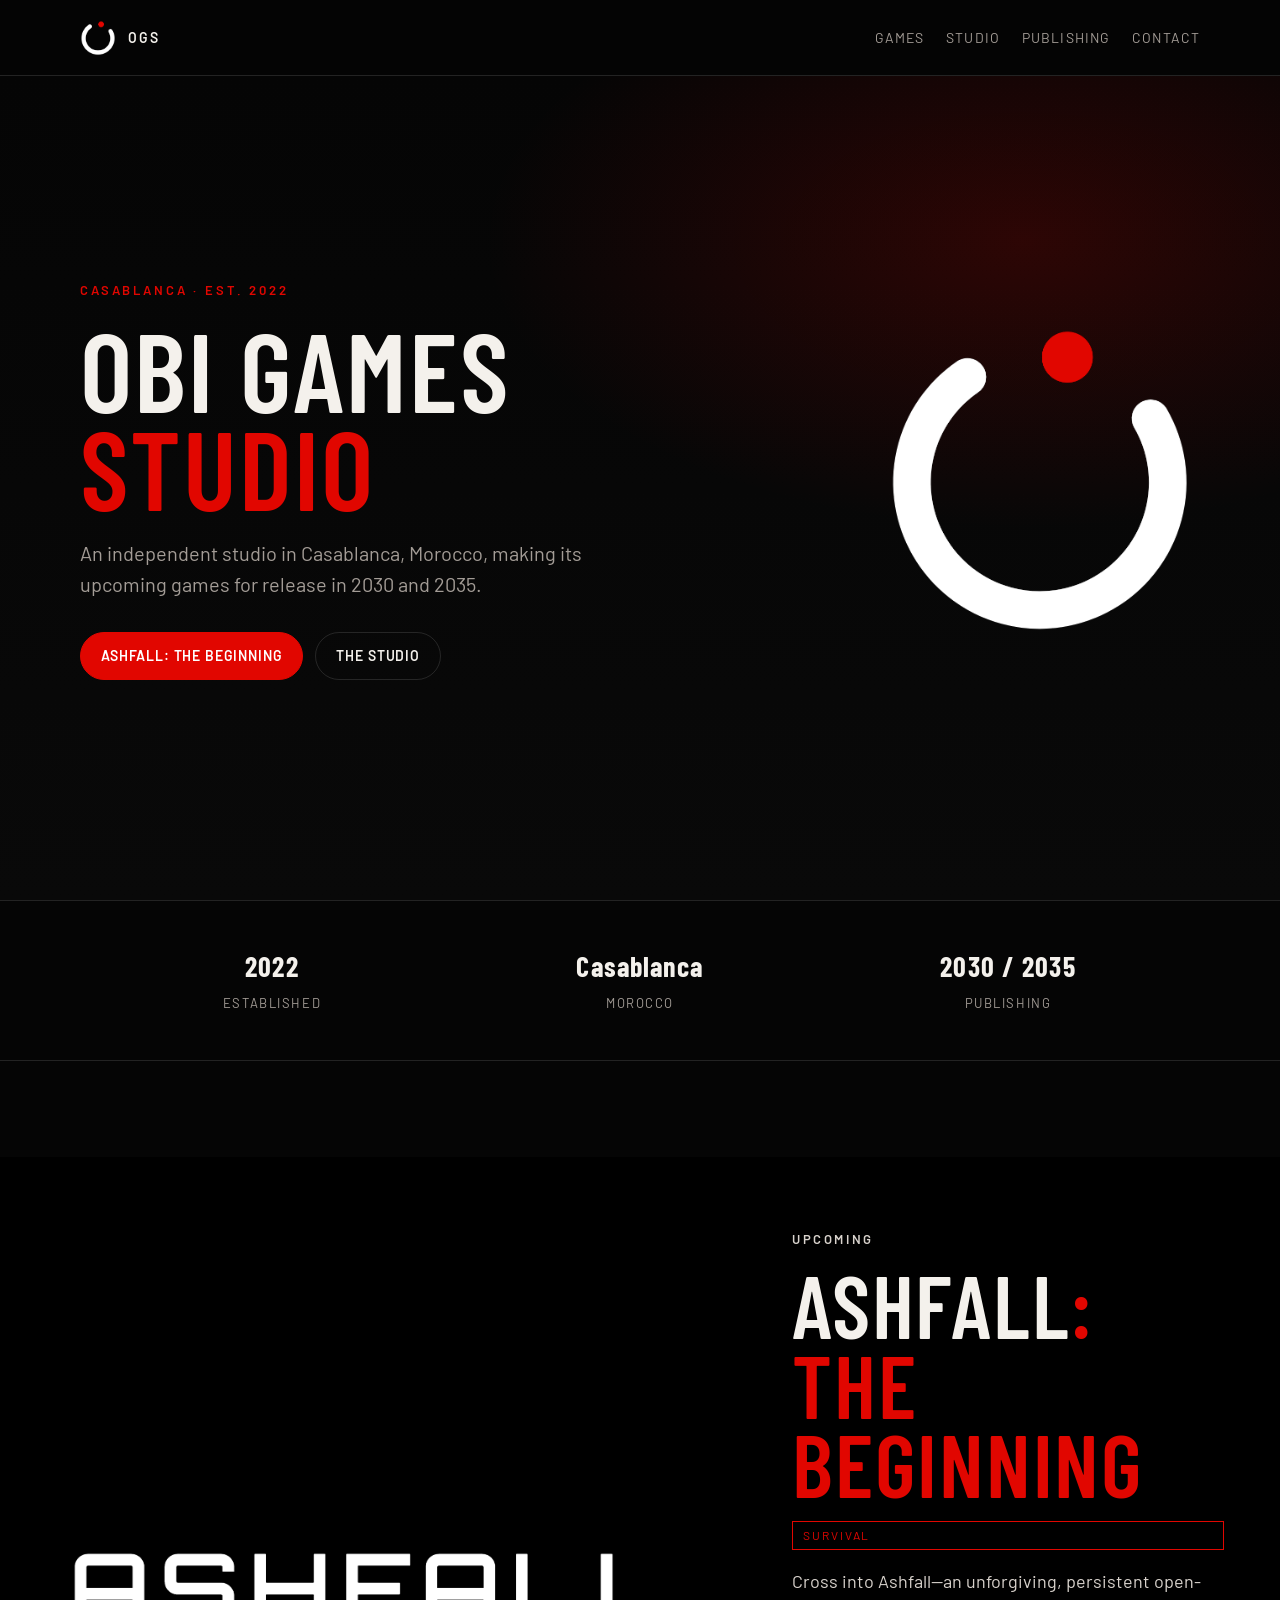
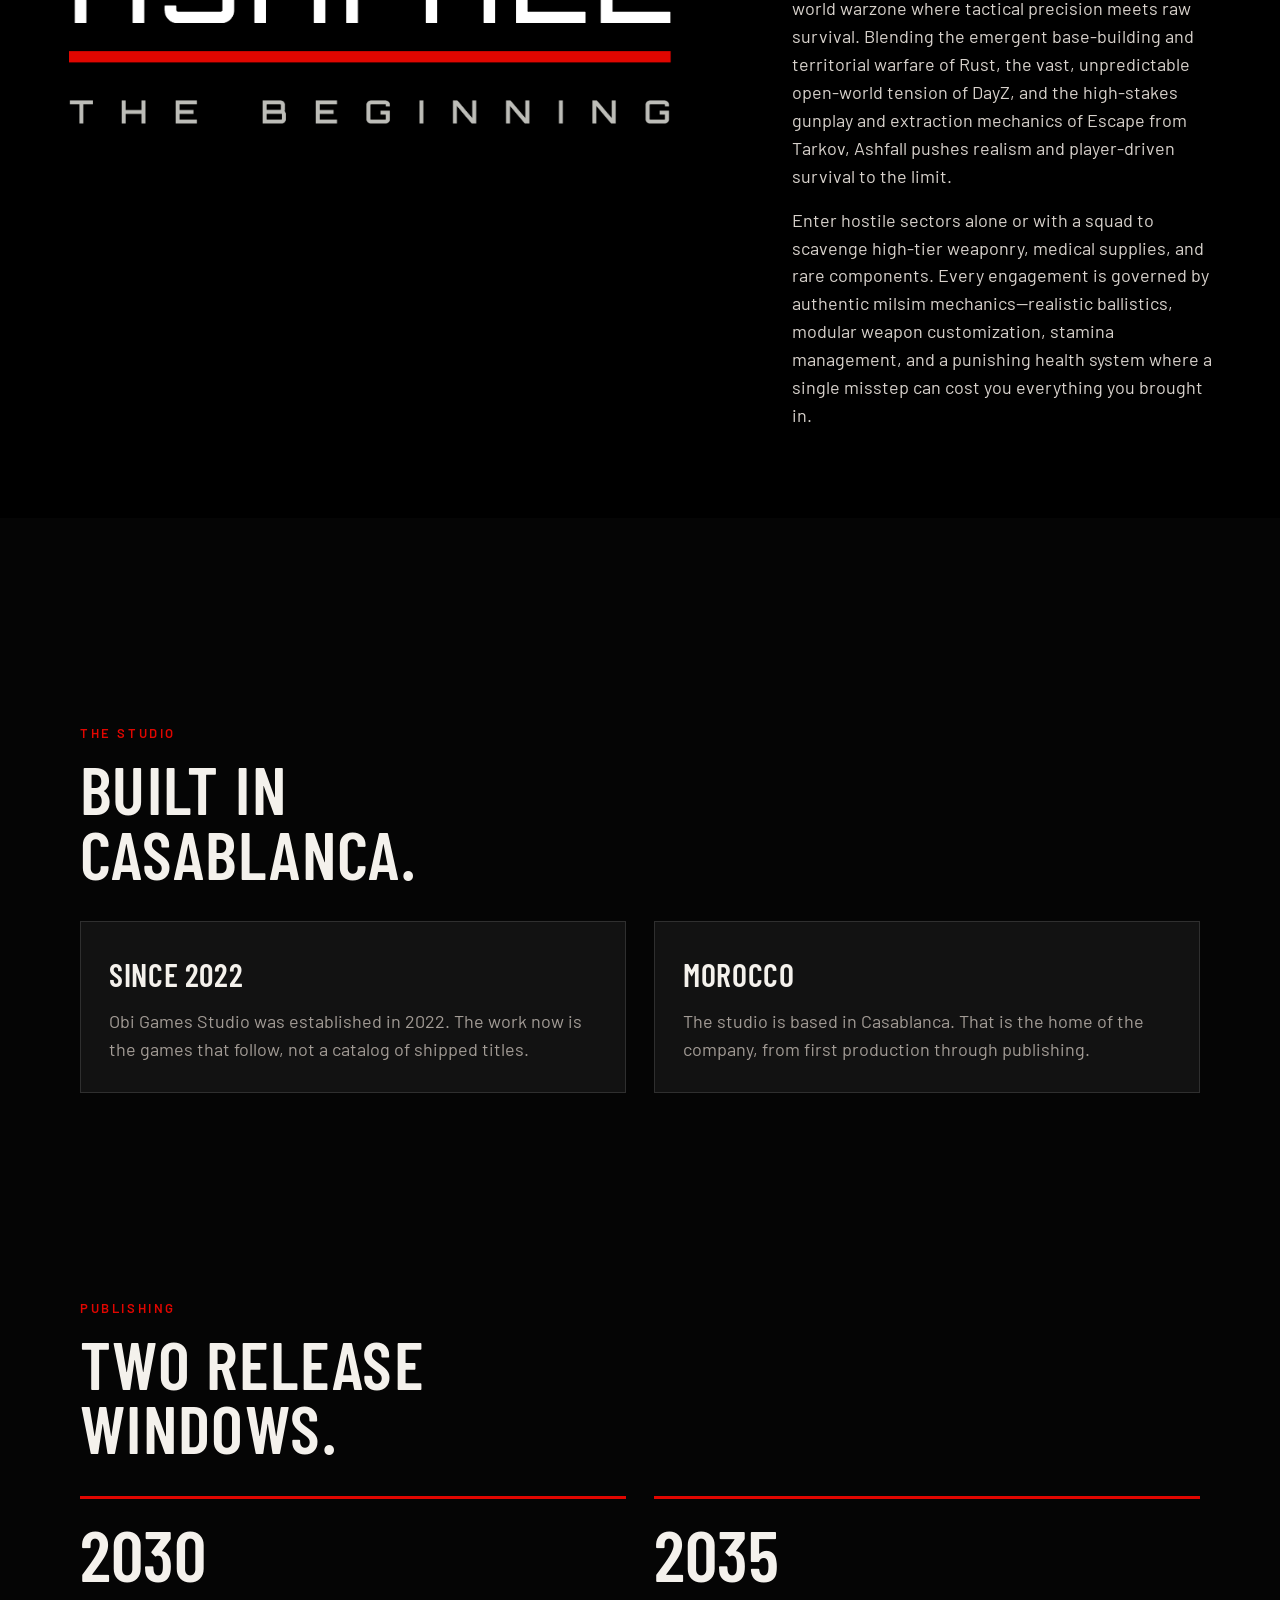
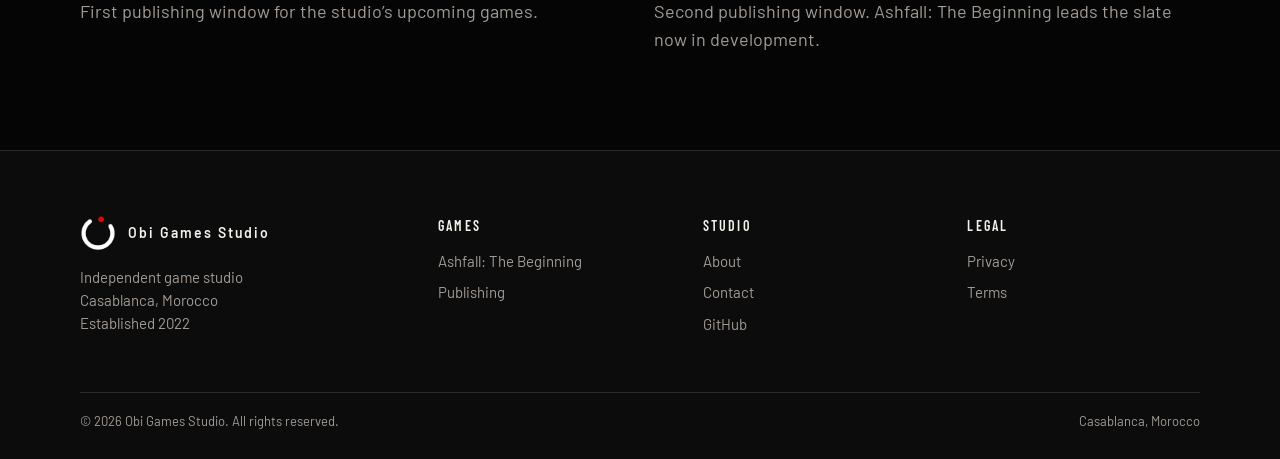
<file: index.html>
<!DOCTYPE html>
<html lang="en">
<head>
  <meta charset="utf-8">
  <meta name="viewport" content="width=device-width, initial-scale=1">
  <title>Obi Games Studio</title>
  <meta name="description" content="Obi Games Studio is an independent game studio established in 2022 in Casablanca, Morocco. Publishing in 2030 and 2035.">
  <link rel="icon" href="assets/logo.png">
  <link rel="preconnect" href="https://fonts.googleapis.com">
  <link rel="preconnect" href="https://fonts.gstatic.com" crossorigin>
  <link href="https://fonts.googleapis.com/css2?family=Barlow+Condensed:wght@500;600;700&family=Barlow:wght@400;500;600&display=swap" rel="stylesheet">
  <link rel="stylesheet" href="styles.css">
</head>
<body>
  <header class="nav">
    <div class="wrap">
      <a class="brand" href="index.html"><img src="assets/logo.png" alt="">OGS</a>
      <nav class="nav-links">
        <a href="#game">Games</a>
        <a href="#studio">Studio</a>
        <a href="#publishing">Publishing</a>
        <a href="#contact">Contact</a>
      </nav>
    </div>
  </header>

  <main>
    <section class="hero">
      <div class="wrap hero-grid">
        <div>
          <p class="kicker">Casablanca · Est. 2022</p>
          <h1>Obi Games<span>Studio</span></h1>
          <p class="lede">An independent studio in Casablanca, Morocco, making its upcoming games for release in 2030 and 2035.</p>
          <div class="actions">
            <a class="btn" href="#game">Ashfall: The Beginning</a>
            <a class="btn ghost" href="#studio">The studio</a>
          </div>
        </div>
        <img class="hero-mark" src="assets/logo.png" alt="Obi Games Studio mark">
      </div>
    </section>

    <div class="band">
      <div class="wrap">
        <div><strong>2022</strong><span>Established</span></div>
        <div><strong>Casablanca</strong><span>Morocco</span></div>
        <div><strong>2030 / 2035</strong><span>Publishing</span></div>
      </div>
    </div>

    <section id="game">
      <div class="game">
        <img class="game-art" src="assets/ashfall.png" alt="Ashfall: The Beginning">
        <div class="game-copy">
          <p class="section-label">Upcoming</p>
          <h2>Ashfall<em>: The Beginning</em></h2>
          <span class="tag">Survival</span>
          <p>Cross into Ashfall—an unforgiving, persistent open-world warzone where tactical precision meets raw survival. Blending the emergent base-building and territorial warfare of Rust, the vast, unpredictable open-world tension of DayZ, and the high-stakes gunplay and extraction mechanics of Escape from Tarkov, Ashfall pushes realism and player-driven survival to the limit.</p>
          <p>Enter hostile sectors alone or with a squad to scavenge high-tier weaponry, medical supplies, and rare components. Every engagement is governed by authentic milsim mechanics—realistic ballistics, modular weapon customization, stamina management, and a punishing health system where a single misstep can cost you everything you brought in.</p>
        </div>
      </div>
    </section>

    <section class="studio" id="studio">
      <div class="wrap">
        <p class="section-label">The studio</p>
        <h2>Built in Casablanca.</h2>
        <div class="studio-grid">
          <article class="card">
            <h3>Since 2022</h3>
            <p>Obi Games Studio was established in 2022. The work now is the games that follow, not a catalog of shipped titles.</p>
          </article>
          <article class="card">
            <h3>Morocco</h3>
            <p>The studio is based in Casablanca. That is the home of the company, from first production through publishing.</p>
          </article>
        </div>
      </div>
    </section>

    <section class="publish" id="publishing">
      <div class="wrap">
        <p class="section-label">Publishing</p>
        <h2>Two release windows.</h2>
        <div class="year-grid">
          <article class="year">
            <b>2030</b>
            <p>First publishing window for the studio’s upcoming games.</p>
          </article>
          <article class="year">
            <b>2035</b>
            <p>Second publishing window. Ashfall: The Beginning leads the slate now in development.</p>
          </article>
        </div>
      </div>
    </section>
  </main>

  <footer class="footer" id="contact">
    <div class="wrap">
      <div class="footer-grid">
        <div>
          <a class="brand" href="index.html"><img src="assets/logo.png" alt="">Obi Games Studio</a>
          <p>Independent game studio<br>Casablanca, Morocco<br>Established 2022</p>
        </div>
        <div>
          <h3>Games</h3>
          <ul>
            <li><a href="#game">Ashfall: The Beginning</a></li>
            <li><a href="#publishing">Publishing</a></li>
          </ul>
        </div>
        <div>
          <h3>Studio</h3>
          <ul>
            <li><a href="#studio">About</a></li>
            <li><a href="#contact">Contact</a></li>
            <li><a href="https://github.com/Obi-Games-Studio">GitHub</a></li>
          </ul>
        </div>
        <div>
          <h3>Legal</h3>
          <ul>
            <li><a href="privacy.html">Privacy</a></li>
            <li><a href="terms.html">Terms</a></li>
          </ul>
        </div>
      </div>
      <div class="legal-bar">
        <span>© 2026 Obi Games Studio. All rights reserved.</span>
        <span>Casablanca, Morocco</span>
      </div>
    </div>
  </footer>
</body>
</html>
</file>
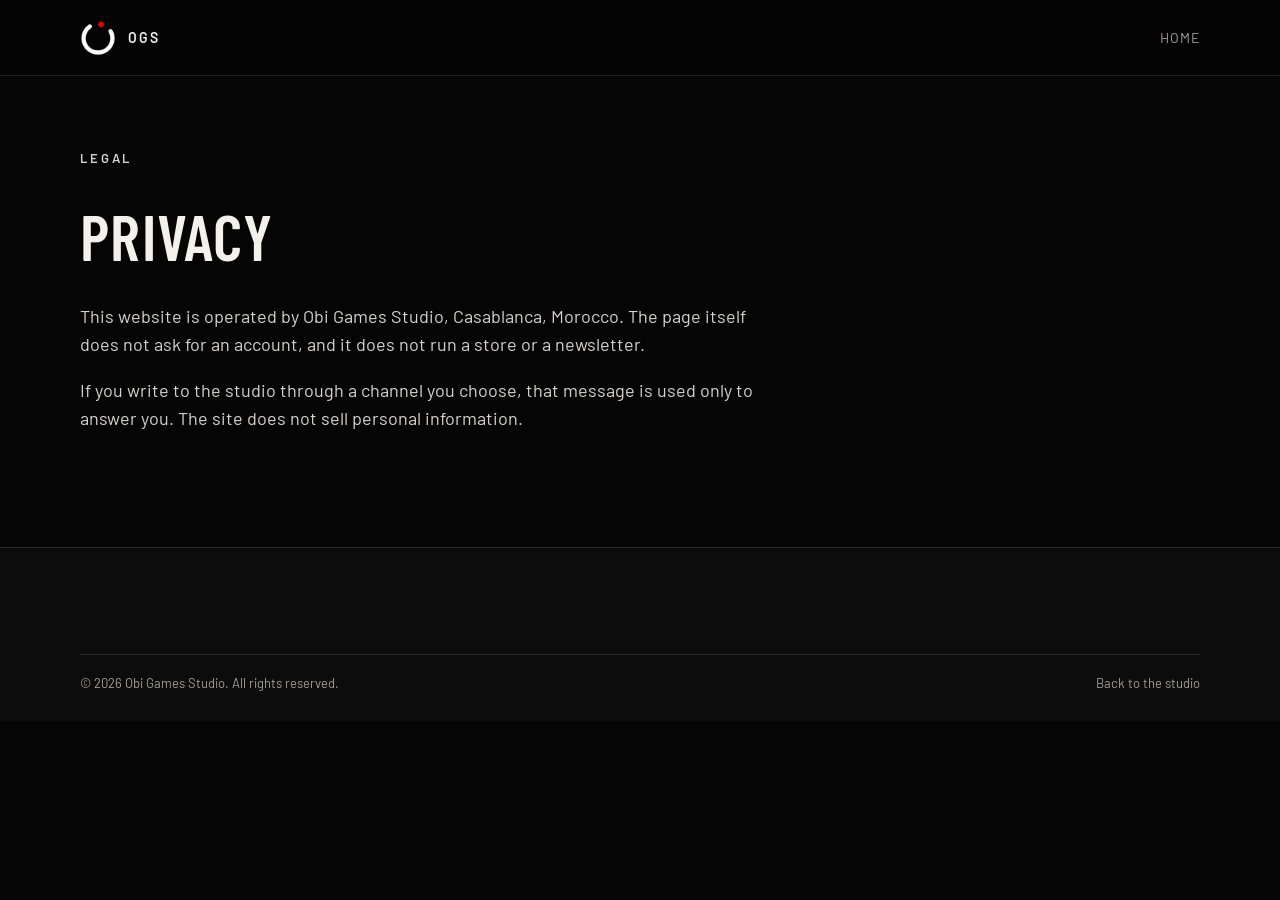
<file: privacy.html>
<!DOCTYPE html>
<html lang="en">
<head>
  <meta charset="utf-8">
  <meta name="viewport" content="width=device-width, initial-scale=1">
  <title>Privacy · Obi Games Studio</title>
  <link rel="icon" href="assets/logo.png">
  <link rel="preconnect" href="https://fonts.googleapis.com">
  <link rel="preconnect" href="https://fonts.gstatic.com" crossorigin>
  <link href="https://fonts.googleapis.com/css2?family=Barlow+Condensed:wght@600&family=Barlow:wght@400;500&display=swap" rel="stylesheet">
  <link rel="stylesheet" href="styles.css">
</head>
<body>
  <header class="nav">
    <div class="wrap">
      <a class="brand" href="index.html"><img src="assets/logo.png" alt="">OGS</a>
      <nav class="nav-links"><a href="index.html">Home</a></nav>
    </div>
  </header>
  <main class="page">
    <div class="wrap">
      <p class="kicker">Legal</p>
      <h1>Privacy</h1>
      <p>This website is operated by Obi Games Studio, Casablanca, Morocco. The page itself does not ask for an account, and it does not run a store or a newsletter.</p>
      <p>If you write to the studio through a channel you choose, that message is used only to answer you. The site does not sell personal information.</p>
    </div>
  </main>
  <footer class="footer">
    <div class="wrap">
      <div class="legal-bar">
        <span>© 2026 Obi Games Studio. All rights reserved.</span>
        <span><a href="index.html">Back to the studio</a></span>
      </div>
    </div>
  </footer>
</body>
</html>
</file>
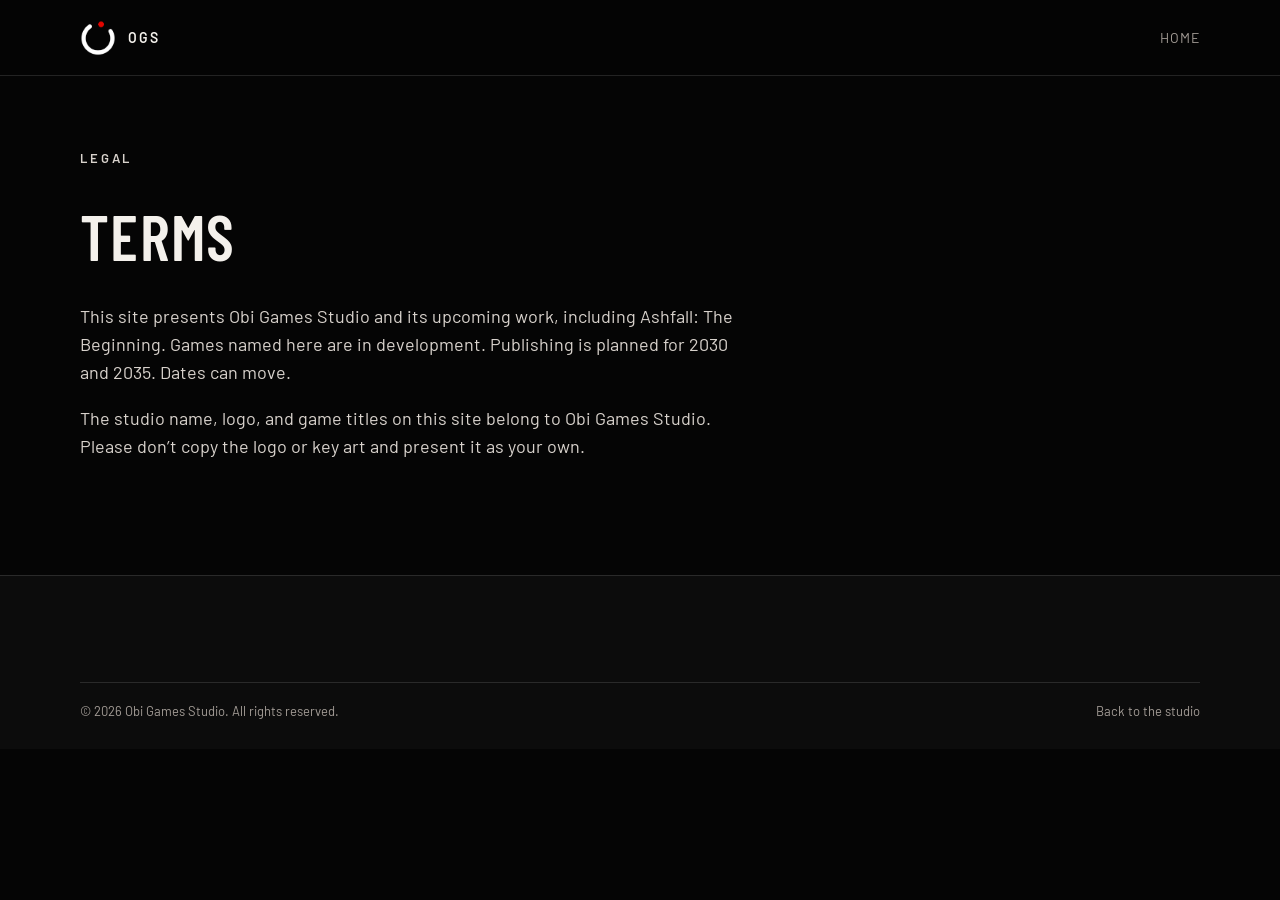
<file: terms.html>
<!DOCTYPE html>
<html lang="en">
<head>
  <meta charset="utf-8">
  <meta name="viewport" content="width=device-width, initial-scale=1">
  <title>Terms · Obi Games Studio</title>
  <link rel="icon" href="assets/logo.png">
  <link rel="preconnect" href="https://fonts.googleapis.com">
  <link rel="preconnect" href="https://fonts.gstatic.com" crossorigin>
  <link href="https://fonts.googleapis.com/css2?family=Barlow+Condensed:wght@600&family=Barlow:wght@400;500&display=swap" rel="stylesheet">
  <link rel="stylesheet" href="styles.css">
</head>
<body>
  <header class="nav">
    <div class="wrap">
      <a class="brand" href="index.html"><img src="assets/logo.png" alt="">OGS</a>
      <nav class="nav-links"><a href="index.html">Home</a></nav>
    </div>
  </header>
  <main class="page">
    <div class="wrap">
      <p class="kicker">Legal</p>
      <h1>Terms</h1>
      <p>This site presents Obi Games Studio and its upcoming work, including Ashfall: The Beginning. Games named here are in development. Publishing is planned for 2030 and 2035. Dates can move.</p>
      <p>The studio name, logo, and game titles on this site belong to Obi Games Studio. Please don’t copy the logo or key art and present it as your own.</p>
    </div>
  </main>
  <footer class="footer">
    <div class="wrap">
      <div class="legal-bar">
        <span>© 2026 Obi Games Studio. All rights reserved.</span>
        <span><a href="index.html">Back to the studio</a></span>
      </div>
    </div>
  </footer>
</body>
</html>
</file>
<file: styles.css>
:root {
  --bg: #050505;
  --bg-2: #0c0c0c;
  --card: #121212;
  --line: rgba(255, 255, 255, 0.12);
  --text: #f4f1ec;
  --muted: #a39c96;
  --red: #E10600;
  --red-dim: rgba(225, 6, 0, 0.16);
  --max: 1120px;
  --nav: 76px;
}

* { box-sizing: border-box; }
html { scroll-behavior: smooth; }
body {
  margin: 0;
  background: var(--bg);
  color: var(--text);
  font-family: "Barlow", "Segoe UI", sans-serif;
  font-size: 18px;
  line-height: 1.55;
}
img { max-width: 100%; display: block; }
a { color: inherit; text-decoration: none; }
a:hover { color: var(--red); }

.wrap { width: min(var(--max), calc(100% - 40px)); margin: 0 auto; }

.nav {
  position: sticky;
  top: 0;
  z-index: 20;
  height: var(--nav);
  display: flex;
  align-items: center;
  background: rgba(5, 5, 5, 0.9);
  border-bottom: 1px solid var(--line);
  backdrop-filter: blur(12px);
}
.nav .wrap { display: flex; align-items: center; gap: 28px; }
.brand { display: flex; align-items: center; gap: 12px; font-weight: 600; letter-spacing: 0.14em; font-size: 14px; }
.brand img { width: 36px; height: 36px; object-fit: contain; }
.nav-links { display: flex; gap: 22px; margin-left: auto; font-size: 14px; letter-spacing: 0.08em; text-transform: uppercase; color: var(--muted); }
.nav-links a:hover { color: var(--text); }

.hero {
  min-height: calc(100vh - var(--nav));
  display: grid;
  align-items: center;
  padding: 72px 0 88px;
  background:
    radial-gradient(900px 480px at 80% 20%, rgba(225, 6, 0, 0.18), transparent 60%),
    linear-gradient(#050505, #090909);
}
.hero-grid { display: grid; grid-template-columns: 1.3fr 0.7fr; gap: 48px; align-items: center; }
.kicker {
  color: var(--red);
  letter-spacing: 0.22em;
  text-transform: uppercase;
  font-size: 13px;
  font-weight: 600;
  margin: 0 0 18px;
}
h1, h2, h3 { font-family: "Barlow Condensed", "Arial Narrow", sans-serif; font-weight: 600; letter-spacing: 0.02em; margin: 0; }
.hero h1 { font-size: clamp(64px, 9vw, 112px); line-height: 0.88; text-transform: uppercase; }
.hero h1 span { display: block; color: var(--red); }
.lede { max-width: 540px; color: var(--muted); font-size: 20px; margin: 22px 0 32px; }
.actions { display: flex; gap: 12px; flex-wrap: wrap; }
.btn {
  display: inline-flex;
  align-items: center;
  height: 48px;
  padding: 0 20px;
  border-radius: 999px;
  border: 1px solid var(--red);
  background: var(--red);
  color: #fff;
  font-weight: 600;
  letter-spacing: 0.06em;
  text-transform: uppercase;
  font-size: 14px;
}
.btn.ghost { background: transparent; color: var(--text); border-color: var(--line); }
.btn:hover { filter: brightness(1.08); color: #fff; }
.btn.ghost:hover { color: var(--text); border-color: var(--text); }
.hero-mark {
  justify-self: end;
  width: min(320px, 100%);
  height: auto;
}

.band {
  border-top: 1px solid var(--line);
  border-bottom: 1px solid var(--line);
}
.band .wrap {
  display: grid;
  grid-template-columns: repeat(3, 1fr);
}
.band div { padding: 22px 8px; text-align: center; }
.band strong { display: block; font-family: "Barlow Condensed", sans-serif; font-size: 28px; letter-spacing: 0.04em; }
.band span { color: var(--muted); font-size: 13px; letter-spacing: 0.12em; text-transform: uppercase; }

section { padding: 96px 0; }
.section-label { color: var(--red); letter-spacing: 0.2em; text-transform: uppercase; font-size: 13px; font-weight: 600; }

.game {
  display: grid;
  grid-template-columns: 1.15fr 0.85fr;
  min-height: 640px;
  background: #000;
}
.game-art {
  width: 100%;
  height: 100%;
  min-height: 420px;
  object-fit: contain;
  padding: 48px;
}
.game-copy { padding: 72px 56px; display: flex; flex-direction: column; justify-content: center; }
.game-copy h2 { font-size: clamp(56px, 7vw, 88px); line-height: 0.9; text-transform: uppercase; }
.game-copy h2 em { font-style: normal; color: var(--red); }
.tag {
  display: inline-block;
  margin: 18px 0;
  padding: 4px 10px;
  border: 1px solid var(--red);
  color: var(--red);
  letter-spacing: 0.16em;
  text-transform: uppercase;
  font-size: 12px;
}
.game-copy p { color: #d8d2cc; margin: 0 0 16px; }

.studio h2, .publish h2 { font-size: clamp(42px, 6vw, 68px); text-transform: uppercase; line-height: 0.95; max-width: 14ch; }
.studio-grid, .year-grid { display: grid; grid-template-columns: 1fr 1fr; gap: 28px; margin-top: 36px; }
.card {
  background: var(--card);
  border: 1px solid var(--line);
  padding: 28px;
}
.card h3 { font-size: 32px; text-transform: uppercase; margin-bottom: 8px; }
.card p { margin: 0; color: var(--muted); }
.year {
  border-top: 3px solid var(--red);
  padding-top: 18px;
}
.year b { font-family: "Barlow Condensed", sans-serif; font-size: 72px; font-weight: 600; line-height: 1; }
.year p { color: var(--muted); margin: 8px 0 0; }

.footer { background: var(--bg-2); border-top: 1px solid var(--line); padding: 64px 0 28px; }
.footer-grid { display: grid; grid-template-columns: 1.4fr repeat(3, 1fr); gap: 32px; }
.footer .brand { margin-bottom: 14px; }
.footer p, .footer li { color: var(--muted); font-size: 15px; }
.footer h3 { font-size: 14px; letter-spacing: 0.16em; text-transform: uppercase; margin-bottom: 14px; }
.footer ul { list-style: none; margin: 0; padding: 0; }
.footer li { margin: 8px 0; }
.footer a:hover { color: var(--text); }
.legal-bar {
  display: flex;
  justify-content: space-between;
  gap: 16px;
  flex-wrap: wrap;
  margin-top: 42px;
  padding-top: 18px;
  border-top: 1px solid var(--line);
  color: var(--muted);
  font-size: 13px;
}
.page { padding: 72px 0 96px; }
.page h1 { font-size: 64px; text-transform: uppercase; margin-bottom: 12px; }
.page p { max-width: 680px; color: #d8d2cc; }

@media (max-width: 860px) {
  .hero-grid, .game, .studio-grid, .year-grid, .footer-grid, .band { grid-template-columns: 1fr; }
  .hero-mark { justify-self: start; width: 180px; }
  .game-copy { padding: 40px 0 64px; }
  .nav { height: auto; }
  .nav .wrap { flex-wrap: wrap; padding: 12px 0; }
  .nav-links { margin-left: 0; gap: 14px; font-size: 12px; }
}
</file>
